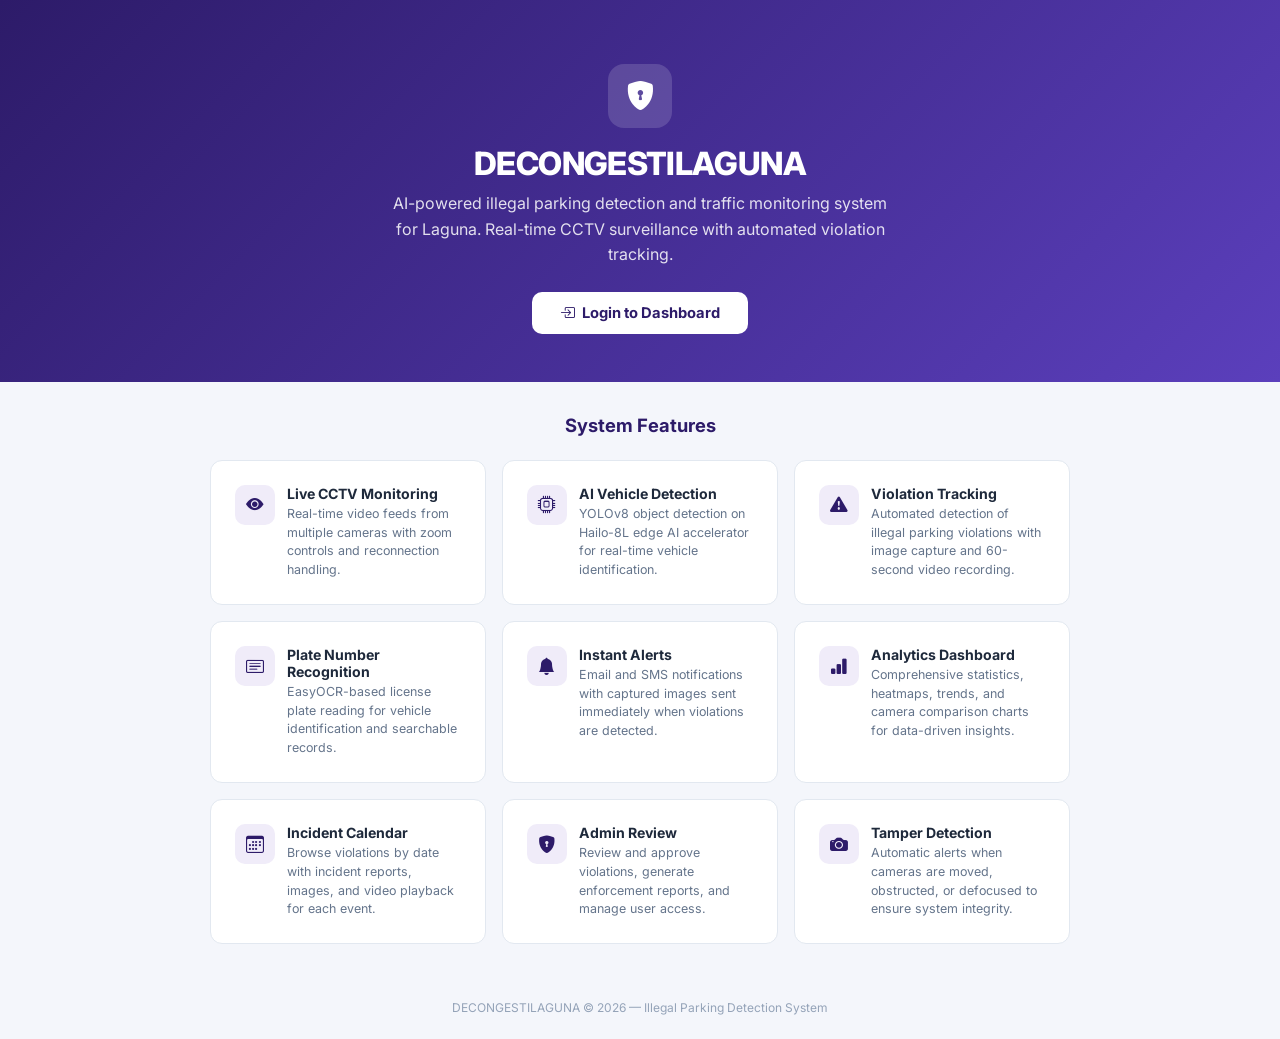
<file: templates/landing.html>
<!DOCTYPE html>
<html lang="en">
<head>
  <meta charset="utf-8">
  <meta name="viewport" content="width=device-width, initial-scale=1, maximum-scale=5, viewport-fit=cover">
  <meta name="theme-color" content="#2d1b69">
  <title>DECONGESTILAGUNA — Illegal Parking Detection System</title>
  <link href="https://cdn.jsdelivr.net/npm/bootstrap-icons@1.11.1/font/bootstrap-icons.css" rel="stylesheet">
  <link rel="preconnect" href="https://fonts.googleapis.com">
  <link rel="preconnect" href="https://fonts.gstatic.com" crossorigin>
  <link href="https://fonts.googleapis.com/css2?family=Inter:wght@400;500;600;700;800&display=swap" rel="stylesheet">
  <style>
    * { box-sizing: border-box; margin: 0; padding: 0; }
    body {
      font-family: 'Inter', -apple-system, BlinkMacSystemFont, 'Segoe UI', Roboto, sans-serif;
      color: #1e293b;
      background: #f4f6fb;
      min-height: 100vh;
      min-height: 100dvh;
    }

    .hero {
      background: linear-gradient(135deg, #2d1b69 0%, #5b3fbc 100%);
      color: #fff;
      padding: 3rem 1.5rem 2.5rem;
      text-align: center;
    }
    .hero-logo {
      width: 64px; height: 64px; border-radius: 16px;
      background: rgba(255,255,255,0.15);
      display: inline-flex; align-items: center; justify-content: center;
      margin-bottom: 1rem;
    }
    .hero-logo i { font-size: 1.8rem; }
    .hero h1 { font-size: 1.5rem; font-weight: 800; margin-bottom: 0.5rem; letter-spacing: -0.02em; }
    .hero p { font-size: 0.92rem; opacity: 0.85; max-width: 500px; margin: 0 auto 1.5rem; line-height: 1.6; }
    .hero-btn {
      display: inline-flex; align-items: center; gap: 0.4rem;
      background: #fff; color: #2d1b69;
      padding: 0.75rem 1.75rem; border-radius: 10px;
      text-decoration: none; font-weight: 700; font-size: 0.92rem;
      transition: transform 0.15s, box-shadow 0.15s;
    }
    .hero-btn:hover { transform: translateY(-2px); box-shadow: 0 8px 24px rgba(0,0,0,0.2); }

    .features {
      max-width: 900px;
      margin: 0 auto;
      padding: 2rem 1.25rem;
    }
    .features h2 {
      text-align: center;
      font-size: 1.15rem;
      font-weight: 700;
      color: #2d1b69;
      margin-bottom: 1.5rem;
    }
    .feature-grid {
      display: grid;
      grid-template-columns: 1fr;
      gap: 0.75rem;
    }
    .feature-card {
      background: #fff;
      border: 1px solid #e2e8f0;
      border-radius: 12px;
      padding: 1.25rem;
      display: flex;
      align-items: flex-start;
      gap: 0.75rem;
      transition: border-color 0.15s, box-shadow 0.15s;
    }
    .feature-card:hover { border-color: #5b3fbc; box-shadow: 0 4px 12px rgba(45,27,105,0.08); }
    .feature-icon {
      width: 40px; height: 40px; min-width: 40px;
      border-radius: 10px;
      background: #f0ecf9;
      color: #2d1b69;
      display: flex; align-items: center; justify-content: center;
      font-size: 1.1rem;
    }
    .feature-card h3 { font-size: 0.88rem; font-weight: 700; margin-bottom: 0.2rem; color: #1e293b; }
    .feature-card p { font-size: 0.78rem; color: #64748b; line-height: 1.5; margin: 0; }

    .footer {
      text-align: center;
      padding: 1.5rem 1rem;
      font-size: 0.75rem;
      color: #94a3b8;
    }

    @media (min-width: 480px) {
      .feature-grid { grid-template-columns: 1fr 1fr; }
    }
    @media (min-width: 768px) {
      .hero { padding: 4rem 2rem 3rem; }
      .hero h1 { font-size: 2rem; }
      .hero p { font-size: 1rem; }
      .feature-grid { grid-template-columns: 1fr 1fr; gap: 1rem; }
      .feature-card { padding: 1.5rem; }
    }
    @media (min-width: 1024px) {
      .feature-grid { grid-template-columns: repeat(3, 1fr); }
    }
  </style>
</head>
<body>

<section class="hero">
  <div class="hero-logo"><i class="bi bi-shield-lock-fill"></i></div>
  <h1>DECONGESTILAGUNA</h1>
  <p>AI-powered illegal parking detection and traffic monitoring system for Laguna. Real-time CCTV surveillance with automated violation tracking.</p>
  <a href="/login" class="hero-btn"><i class="bi bi-box-arrow-in-right"></i> Login to Dashboard</a>
</section>

<section class="features">
  <h2>System Features</h2>
  <div class="feature-grid">
    <div class="feature-card">
      <div class="feature-icon"><i class="bi bi-eye-fill"></i></div>
      <div>
        <h3>Live CCTV Monitoring</h3>
        <p>Real-time video feeds from multiple cameras with zoom controls and reconnection handling.</p>
      </div>
    </div>
    <div class="feature-card">
      <div class="feature-icon"><i class="bi bi-cpu"></i></div>
      <div>
        <h3>AI Vehicle Detection</h3>
        <p>YOLOv8 object detection on Hailo-8L edge AI accelerator for real-time vehicle identification.</p>
      </div>
    </div>
    <div class="feature-card">
      <div class="feature-icon"><i class="bi bi-exclamation-triangle-fill"></i></div>
      <div>
        <h3>Violation Tracking</h3>
        <p>Automated detection of illegal parking violations with image capture and 60-second video recording.</p>
      </div>
    </div>
    <div class="feature-card">
      <div class="feature-icon"><i class="bi bi-card-text"></i></div>
      <div>
        <h3>Plate Number Recognition</h3>
        <p>EasyOCR-based license plate reading for vehicle identification and searchable records.</p>
      </div>
    </div>
    <div class="feature-card">
      <div class="feature-icon"><i class="bi bi-bell-fill"></i></div>
      <div>
        <h3>Instant Alerts</h3>
        <p>Email and SMS notifications with captured images sent immediately when violations are detected.</p>
      </div>
    </div>
    <div class="feature-card">
      <div class="feature-icon"><i class="bi bi-bar-chart-fill"></i></div>
      <div>
        <h3>Analytics Dashboard</h3>
        <p>Comprehensive statistics, heatmaps, trends, and camera comparison charts for data-driven insights.</p>
      </div>
    </div>
    <div class="feature-card">
      <div class="feature-icon"><i class="bi bi-calendar3"></i></div>
      <div>
        <h3>Incident Calendar</h3>
        <p>Browse violations by date with incident reports, images, and video playback for each event.</p>
      </div>
    </div>
    <div class="feature-card">
      <div class="feature-icon"><i class="bi bi-shield-lock-fill"></i></div>
      <div>
        <h3>Admin Review</h3>
        <p>Review and approve violations, generate enforcement reports, and manage user access.</p>
      </div>
    </div>
    <div class="feature-card">
      <div class="feature-icon"><i class="bi bi-camera-fill"></i></div>
      <div>
        <h3>Tamper Detection</h3>
        <p>Automatic alerts when cameras are moved, obstructed, or defocused to ensure system integrity.</p>
      </div>
    </div>
  </div>
</section>

<footer class="footer">
  DECONGESTILAGUNA &copy; 2026 — Illegal Parking Detection System
</footer>

</body>
</html>
</file>
